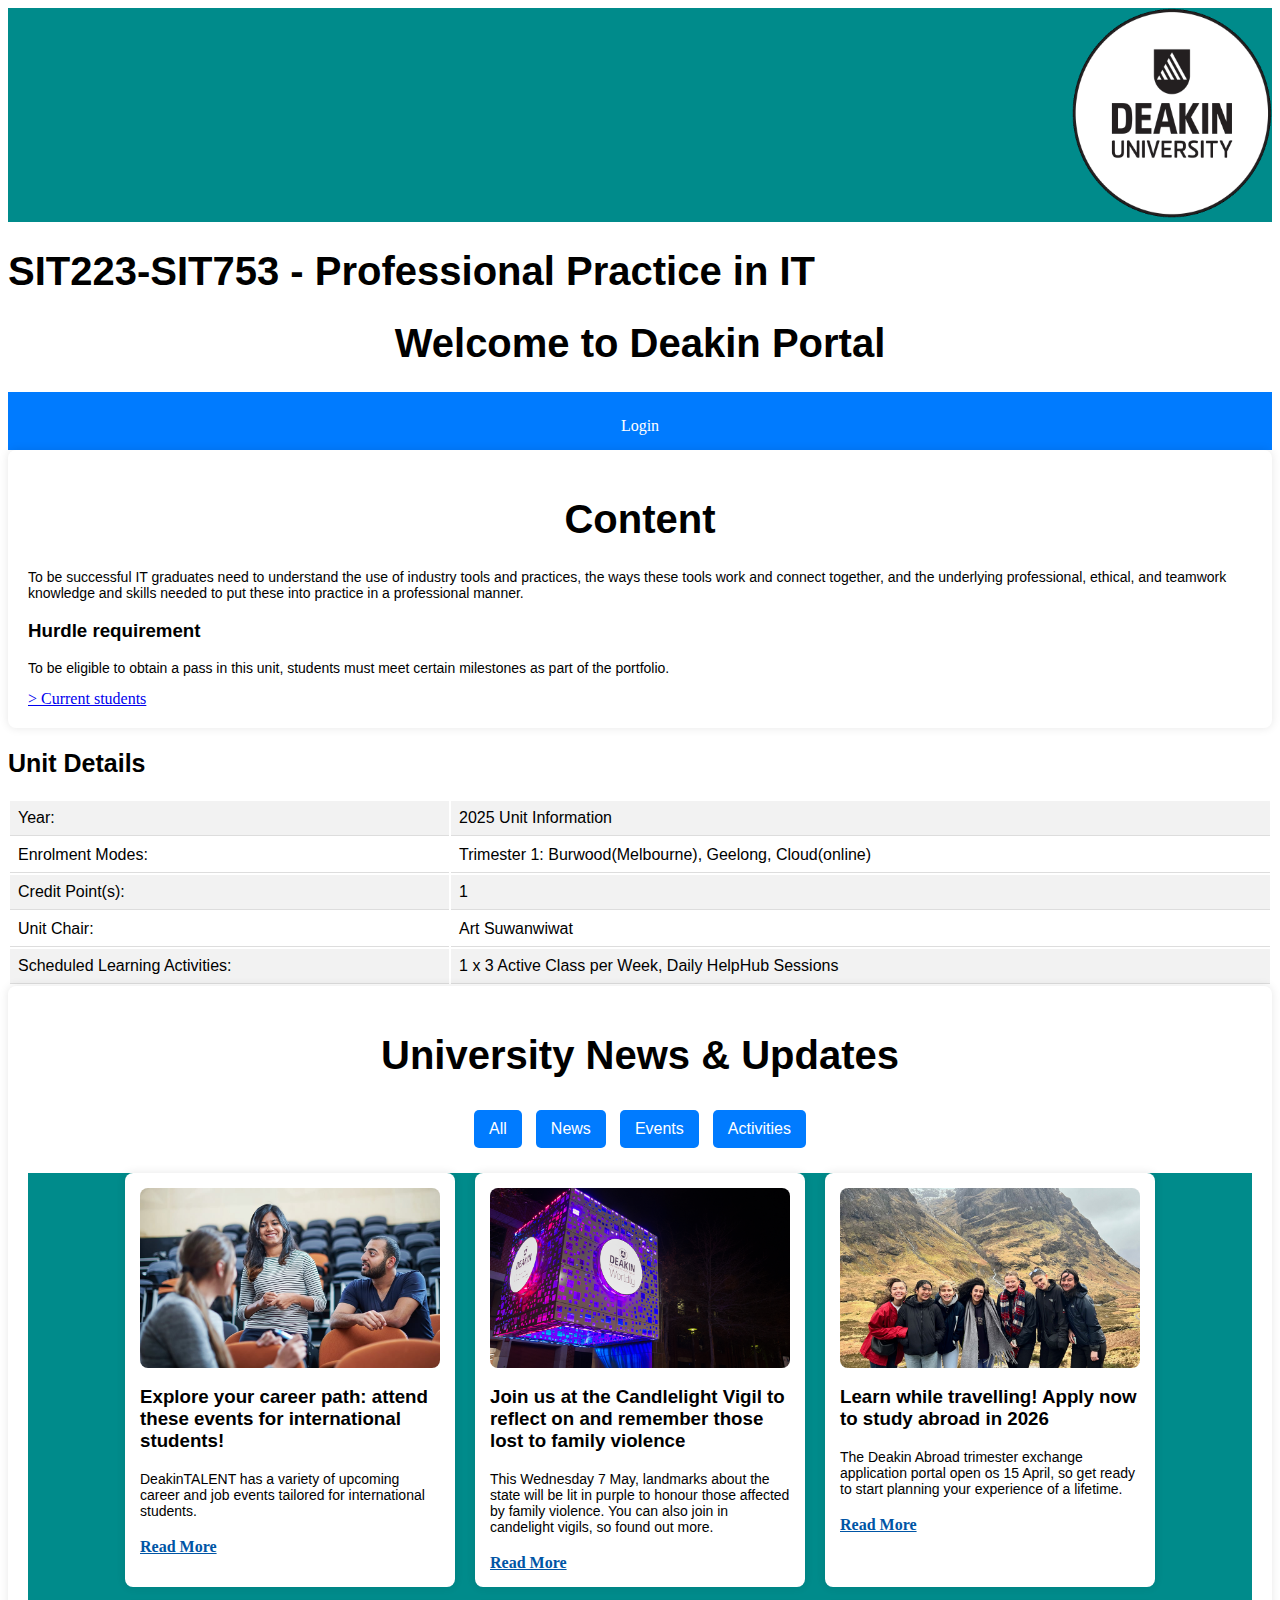
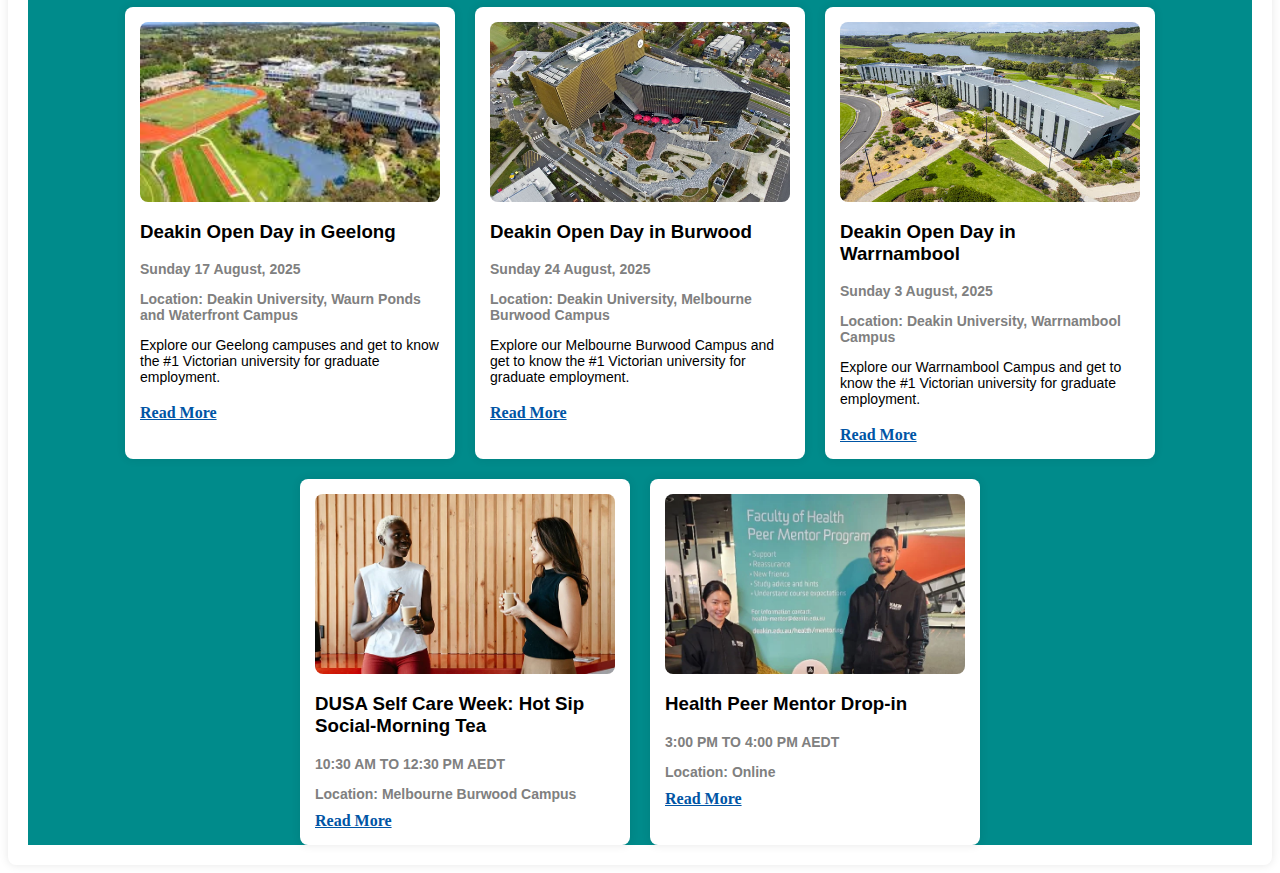
<file: index.html>
<!DOCTYPE html>
<html>
<head>
<title> Home </title>
<link rel="stylesheet" type="text/css" media="screen" href="main.css"/>
</head>
<body>
<!-- UI Designer header -->
<div class="deakin-header">
    <img src="images/logo.png" alt="Deakin" width="200" height="210">
</div>

<h1>SIT223-SIT753 - Professional Practice in IT</h1>

<h1> <center>Welcome to Deakin Portal</center></h1>
<!-- Navigation Bar -->
<header class="navbar">
    <nav>
        <ul>
            <li><a href="login.html">Login</a></li>
        </ul>
    </nav>
</header>

<!-- Unit Section -->
<section id="unit">
    <h1> <center>Content</center></h1>
    <p>
    To be successful IT graduates need to understand the use of industry tools and practices,  
    the ways these tools work and connect together, and the underlying professional, ethical,  
    and teamwork knowledge and skills needed to put these into practice in a professional manner.
    </p>
    <h3>Hurdle requirement</h3>
    <p>
        To be eligible to obtain a pass in this unit, students must meet certain milestones as part of the portfolio.
    </p>
    <a href="https://www.deakin.edu.au/students/enrolment-and-fees/fees" target="_blank"> > Current students</a>
</section>

<!-- Unit Details -->
<h2>Unit Details</h2>
<table style="width:100%">
    <tr>
        <td>Year:</td>
        <td>2025 Unit Information</td>
    </tr>
    <tr>
        <td>Enrolment Modes:</td>
        <td>Trimester 1: Burwood(Melbourne), Geelong, Cloud(online)</td>
    </tr>
    <tr>
        <td>Credit Point(s):</td>
        <td>1</td>
    </tr>
    <tr>
        <td>Unit Chair:</td>
        <td>Art Suwanwiwat</td>
    </tr>
    <tr>
        <td>Scheduled Learning Activities:</td>
        <td>1 x 3 Active Class per Week, Daily HelpHub Sessions</td>
    </trtr>
</table>

<!-- News Section -->
<section id="news">
    <h1> <center> University News & Updates </center></h1>
    <nav class="news-filter">
        <button onclick="filterNews('all')">All</button>
        <button onclick="filterNews('news')">News</button>
        <button onclick="filterNews('events')">Events</button>
        <button onclick="filterNews('activities')">Activities</button>
    </nav>

    <div class="news-container">
        <article class="news-item news">
            <img src="images/news1.jpg" alt="Upcoming News">
            <h3>Explore your career path: attend these events for international students!</h3>
            <p>DeakinTALENT has a variety of upcoming career and job events tailored for international students.</p>
            <a href="https://blogs.deakin.edu.au/deakinlife/2025/04/24/explore-your-career-path-attend-these-events-for-international-students/" target="_blank">Read More</a>
        </article>

        <article class="news-item news">
            <img src="images/news2.png" alt="Upcoming News">
            <h3>Join us at the Candlelight Vigil to reflect on and remember those lost to family violence</h3>
            <p>This Wednesday 7 May, landmarks about the state will be lit in purple to honour those affected by family violence. You can also join in candelight vigils, so found out more.</p>
            <a href="https://blogs.deakin.edu.au/deakinlife/2025/04/23/join-us-at-the-candlelight-vigil-to-reflect-on-and-remember-those-lost-to-family-violence/" target="_blank">Read More</a>
        </article>

        <article class="news-item news">
            <img src="images/news3.png" alt="Upcoming News">
            <h3>Learn while travelling! Apply now to study abroad in 2026</h3>
            <p>The Deakin Abroad trimester exchange application portal open os 15 April, so get ready to start planning your experience of a lifetime.</p>
            <a href="https://blogs.deakin.edu.au/deakinlife/2025/04/15/learn-while-travelling-apply-now-to-study-abroad-in-2026/" target="_blank">Read More</a>
        </article>

        <article class="news-item activities">
            <img src="images/openday1.jpg" alt="Upcoming Activities">
            <h3>Deakin Open Day in Geelong</h3>
            <p class="date">Sunday 17 August, 2025</p>
            <p class="location"><strong>Location:</strong> Deakin University, Waurn Ponds and Waterfront Campus</p>
            <p>Explore our Geelong campuses and get to know the #1 Victorian university for graduate employment.</p>
            <a href="https://www.deakin.edu.au/student-life-and-services/events/open-day-in-geelong" target="_blank">Read More</a>
        </article>

        <article class="news-item activities">
            <img src="images/openday2.jpg" alt="Upcoming Activities">
            <h3>Deakin Open Day in Burwood</h3>
            <p class="date">Sunday 24 August, 2025</p>
            <p class="location"><strong>Location:</strong> Deakin University, Melbourne Burwood Campus</p>
            <p>Explore our Melbourne Burwood Campus and get to know the #1 Victorian university for graduate employment.</p>
            <a href="https://www.deakin.edu.au/student-life-and-services/events/open-day-in-burwood" target="_blank">Read More</a>
        </article>

        <article class="news-item activities">
            <img src="images/openday3.jpg" alt="Upcoming Activities">
            <h3>Deakin Open Day in Warrnambool</h3>
            <p class="date">Sunday 3 August, 2025</p>
            <p class="location"><strong>Location:</strong> Deakin University, Warrnambool Campus</p>
            <p>Explore our Warrnambool Campus and get to know the #1 Victorian university for graduate employment.</p>
            <a href="https://www.deakin.edu.au/student-life-and-services/events/open-day-in-warrnambool" target="_blank">Read More</a>
        </article>

        <article class="news-item events">
            <img src="images/events1.webp" alt="Upcoming Events">
            <h3>DUSA Self Care Week: Hot Sip Social-Morning Tea</h3>
            <p class="date">10:30 AM TO 12:30 PM AEDT</p>
            <p class="location"><strong>Location:</strong> Melbourne Burwood Campus</p>
            <a href="https://www.dusa.org.au/events/selfcare2025/hotsip" target="_blank">Read More</a>
        </article>

        <article class="news-item events">
            <img src="images/events2.webp" alt="Upcoming Events">
            <h3>Health Peer Mentor Drop-in</h3>
            <p class="date">3:00 PM TO 4:00 PM AEDT</p>
            <p class="location"><strong>Location:</strong> Online</p>
            <a href="https://www.dusa.org.au/events/selfcare2025/hotsip" target="_blank">Read More</a>
        </article>
    </div>
</section>

<script>
    function filterNews(category) {
        let newsItems = document.querySelectorAll('.news-item');
        newsItems.forEach(item => {
            item.style.display = (category === 'all' || item.classList.contains(category)) ? 'block' : 'none';
        });
    }
</script>

</body>
</html>
</file>
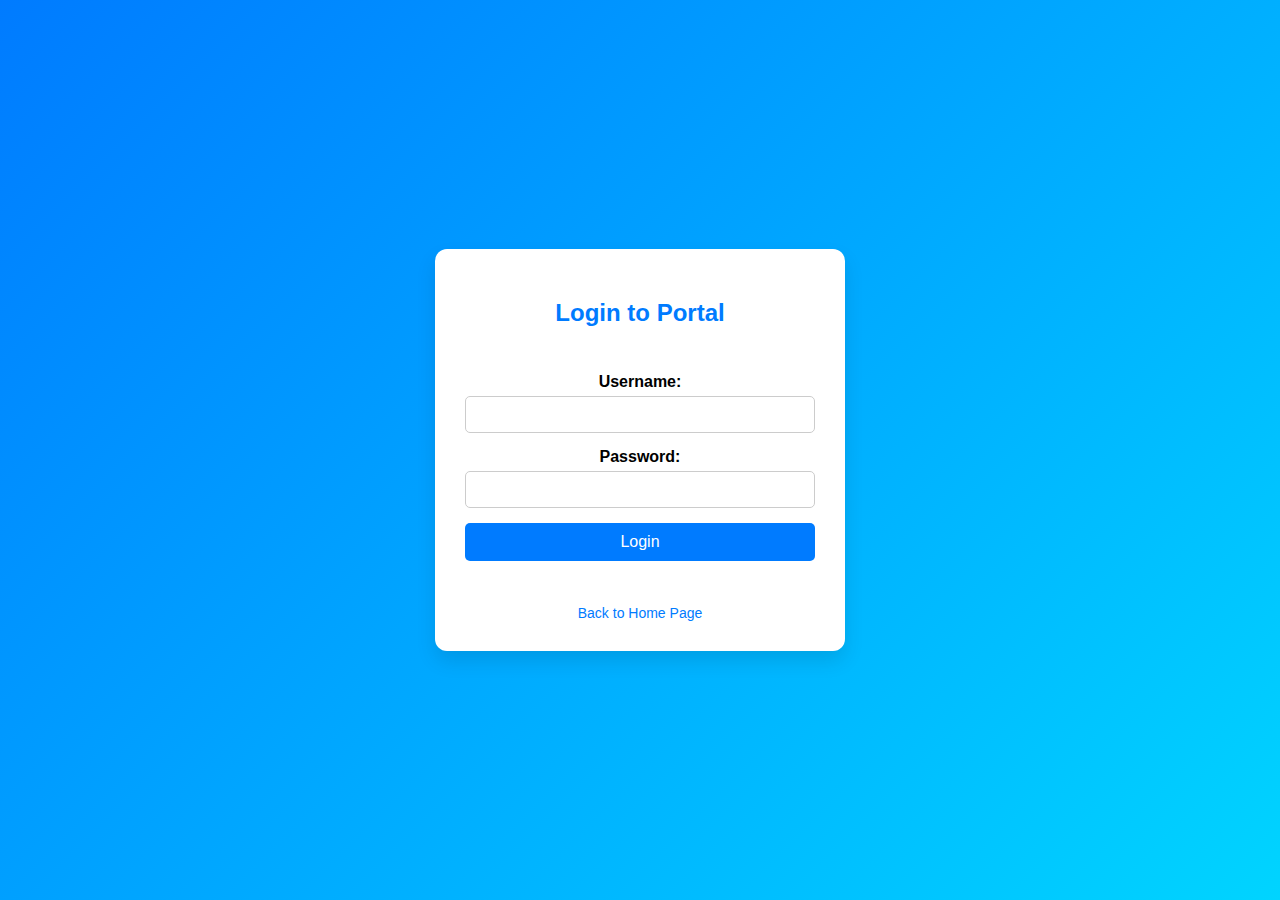
<file: login.html>
<!DOCTYPE html>
<html lang="en">
<head>
    <meta charset="UTF-8">
    <meta name="viewport" content="width=device-width, initial-scale=1.0">
    <title>Login Page</title>
    <link rel="stylesheet" type="text/css" href="login.css">
</head>
<body>

    <!-- Login Form -->
    <section class="login-container">
        <h2>Login to Portal</h2><br><br>
        <form id="loginForm">
            <label for="username">Username:</label>
            <input type="text" id="username" name="username" required>

            <label for="password">Password:</label>
            <input type="password" id="password" name="password" required>

            <button type="button" onclick="handleLogin()">Login</button>
            <p id="errorMessage" class="error"></p>
        </form>

        <!-- Link to navigate back to the home page -->
        <a href="index.html" class="home-link">Back to Home Page</a>
    </section>

    <script>
        function handleLogin() {
            // Mock data for role-based login
            const users = {
                student: { username: "student1", password: "12345", role: "student" },
                staff: { username: "staff1", password: "67890", role: "staff" }
            };

            const username = document.getElementById("username").value;
            const password = document.getElementById("password").value;

            let user = Object.values(users).find(
                u => u.username === username && u.password === password
            );

            if (user) {
                if (user.role === "student") {
                    window.location.href = "studentportal.html";
                } else if (user.role === "staff") {
                    window.location.href = "staffportal.html";
                }
            } else {
                document.getElementById("errorMessage").textContent =
                    "Invalid username or password. Please try again.";
            }
        }
    </script>

</body>
</html>
</file>
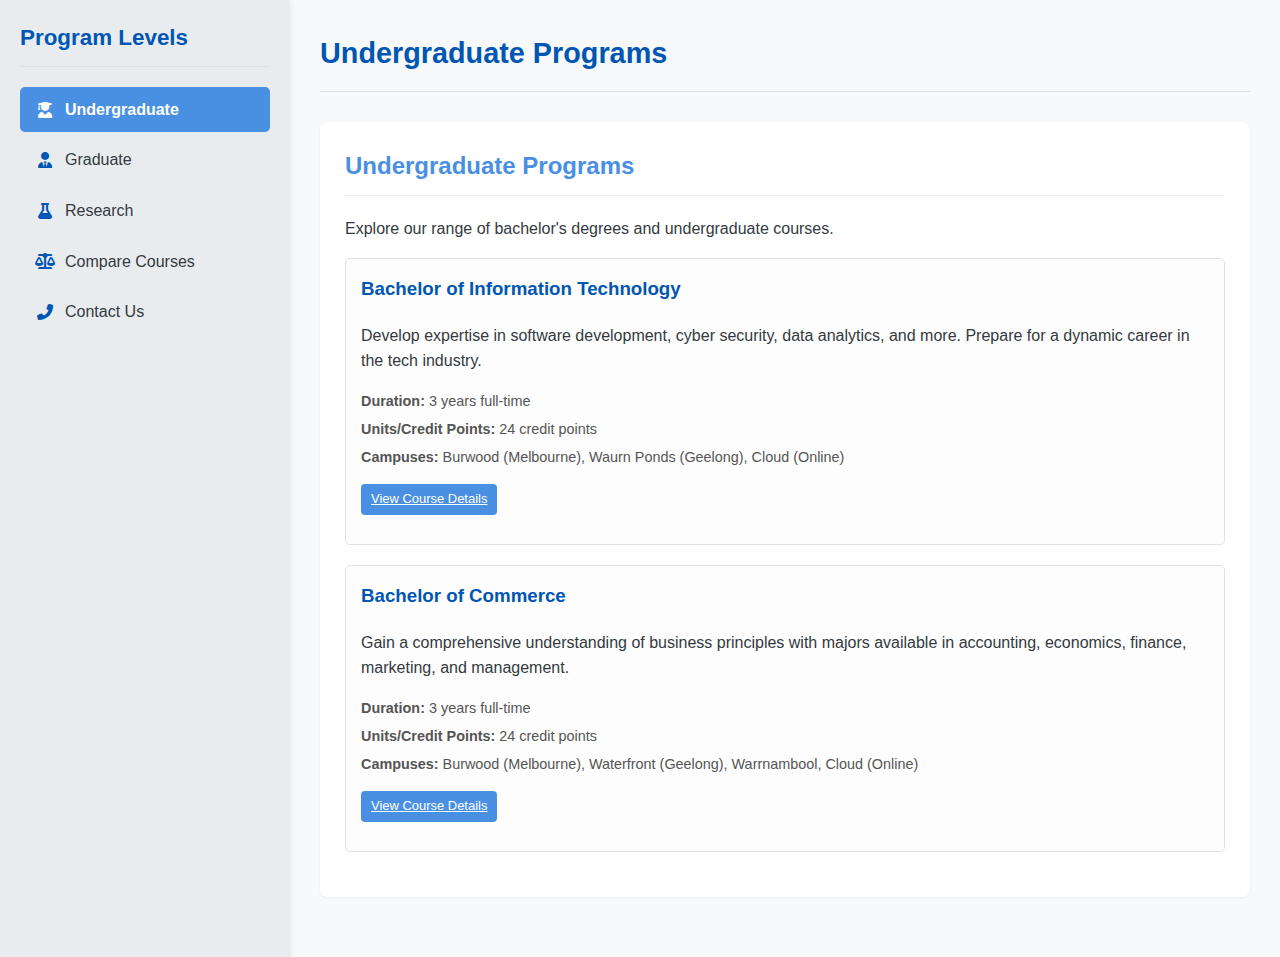
<file: programinformation.html>
<!DOCTYPE html>
<html lang="en">
<head>
    <meta charset="UTF-8">
    <meta name="viewport" content="width=device-width, initial-scale=1.0">
    <title>Deakin Programs Dashboard</title>
    <link rel="stylesheet" href="programinformation.css">
     <link rel="stylesheet" href="https://cdnjs.cloudflare.com/ajax/libs/font-awesome/6.0.0/css/all.min.css">
</head>
<body>

    <div class="dashboard-container">

        <aside class="dashboard-sidebar">
            <h2>Program Levels</h2>
            <nav>
                <ul>
                    <li><a href="#undergraduate" data-target="undergraduate"><i class="fas fa-user-graduate"></i> Undergraduate</a></li>
                    <li><a href="#graduate" data-target="graduate"><i class="fas fa-user-tie"></i> Graduate</a></li>
                    <li><a href="#research" data-target="research"><i class="fas fa-flask"></i> Research</a></li>
                    <li><a href="#compare" data-target="compare"><i class="fas fa-balance-scale"></i> Compare Courses</a></li>
                    <li><a href="#contact" data-target="contact"><i class="fas fa-phone-alt"></i> Contact Us</a></li>
                </ul>
            </nav>
        </aside>

        <main class="dashboard-content">
            <header>
                 <h1>Program Information</h1>
            </header>

            <!-- Undergraduate -->
            <section id="undergraduate" class="program-section">
                <h2>Undergraduate Programs</h2>
                <p>Explore our range of bachelor's degrees and undergraduate courses.</p>
                <article class="course-listing">
                    <h3>Bachelor of Information Technology</h3>
                    <p>Develop expertise in software development, cyber security, data analytics, and more. Prepare for a dynamic career in the tech industry.</p>
                    <ul>
                        <li><strong>Duration:</strong> 3 years full-time</li>
                        <li><strong>Units/Credit Points:</strong> 24 credit points</li>
                        <li><strong>Campuses:</strong> Burwood (Melbourne), Waurn Ponds (Geelong), Cloud (Online)</li>
                        <li><a href="#">View Course Details</a></li>
                    </ul>
                </article>
                <article class="course-listing">
                    <h3>Bachelor of Commerce</h3>
                    <p>Gain a comprehensive understanding of business principles with majors available in accounting, economics, finance, marketing, and management.</p>
                    <ul>
                        <li><strong>Duration:</strong> 3 years full-time</li>
                        <li><strong>Units/Credit Points:</strong> 24 credit points</li>
                        <li><strong>Campuses:</strong> Burwood (Melbourne), Waterfront (Geelong), Warrnambool, Cloud (Online)</li>
                        <li><a href="#">View Course Details</a></li>
                    </ul>
                </article>
            </section>

            <!-- Graduate -->
            <section id="graduate" class="program-section">
                <h2>Graduate Programs</h2>
                <p>Advance your career with our postgraduate coursework degrees, including graduate certificates, diplomas, and master's programs.</p>
                <article class="course-listing">
                    <h3 data-course-id="cyber">Master of Cyber Security</h3>
                    <p>Develop advanced skills to protect data and systems in a rapidly evolving digital landscape.</p>
                    <ul>
                        <li><strong>Duration:</strong> 1-2 years full-time (depending on entry)</li>
                        <li><strong>Units/Credit Points:</strong> 8-16 credit points</li>
                        <li><strong>Campuses:</strong> Burwood (Melbourne), Cloud (Online)</li>
                        <li><a href="#">View Course Details</a></li>
                    </ul>
                </article>
                 <article class="course-listing">
                    <h3 data-course-id="mba">Master of Business Administration (MBA)</h3>
                    <p>Enhance your leadership and strategic management capabilities for senior roles.</p>
                    <ul>
                        <li><strong>Duration:</strong> 1.5 years full-time</li>
                        <li><strong>Units/Credit Points:</strong> 12 credit points</li>
                        <li><strong>Campuses:</strong> Cloud (Online), Burwood (Melbourne) - Intensive</li>
                        <li><a href="#">View Course Details</a></li>
                    </ul>
                </article>
                 <article class="course-listing">
                    <h3 data-course-id="datasci">Master of Data Science</h3>
                     <p>Learn to extract insights and knowledge from data using cutting-edge techniques.</p>
                     <ul>
                         <li><strong>Duration:</strong> 2 years full-time</li>
                         <li><strong>Units/Credit Points:</strong> 16 credit points</li>
                         <li><strong>Campuses:</strong> Burwood (Melbourne), Cloud (Online)</li>
                         <li><a href="#">View Course Details</a></li>
                     </ul>
                 </article>
            </section>

            <!-- Research -->
            <section id="research" class="program-section">
                <h2>Research Programs</h2>
                <p>Undertake in-depth research and contribute to knowledge in your field with our Higher Degrees by Research (HDR).</p>
                 <article class="course-listing">
                    <h3 data-course-id="phd">Doctor of Philosophy (PhD)</h3>
                    <p>Conduct significant original research culminating in a thesis, under the guidance of expert supervisors.</p>
                    <ul>
                        <li><strong>Duration:</strong> 3-4 years full-time</li>
                        <li><strong>Available across various faculties and institutes.</strong></li>
                        <li><a href="#">Find a Supervisor</a></li>
                        <li><a href="#">How to Apply for HDR</a></li>
                    </ul>
                </article>
            </section>

            <!-- Compare -->
            <section id="compare" class="program-section">
                <h2>Compare Courses</h2>
                <p>Select two courses to compare their details side-by-side.</p>
                 <div class="comparison-tool">
                    <div class="course-selector">
                        <label for="course1">Select Course 1:</label>
                        <select name="course1" id="course1">
                            <option value="">-- Select --</option>
                            <option value="cyber">Master of Cyber Security</option>
                            <option value="datasci">Master of Data Science</option>
                            <option value="mba">Master of Business Administration (MBA)</option>
                            <option value="bit">Bachelor of Information Technology</option>
                            <option value="bcom">Bachelor of Commerce</option>
                        </select>
                    </div>
                     <div class="course-selector">
                        <label for="course2">Select Course 2:</label>
                        <select name="course2" id="course2">
                             <option value="">-- Select --</option>
                            <option value="cyber">Master of Cyber Security</option>
                            <option value="datasci">Master of Data Science</option>
                            <option value="mba">Master of Business Administration (MBA)</option>
                            <option value="bit">Bachelor of Information Technology</option>
                            <option value="bcom">Bachelor of Commerce</option>
                        </select>
                    </div>
                    <button id="compare-btn">Compare</button>
                    <div id="comparison-results">
                        <p><i>Comparison results will appear here.</i></p>
                    </div>
                 </div>
            </section>

            <!-- Contact -->
            <section id="contact" class="program-section">
                <h2>Contact Us</h2>
                <p>Have questions about our programs or need help applying? Get in touch with our Future Students team.</p>

                <div class="contact-details">
                    <h3>General Enquiries</h3>
                    <p><strong>Phone:</strong> <a href="tel:+61392446333">1800 MY DEAKIN (1800 693 325)</a> (within Australia)</p>
                     <p><strong>Phone (International):</strong> <a href="tel:+61392446333">+61 3 9244 6333</a></p>
                    <p><strong>Online Enquiry Form:</strong> <a href="#">Submit an Enquiry</a></p>
                    <p><strong>Live Chat:</strong> Available during business hours</p>
                </div>

                 <div class="contact-details">
                    <h3>Visit Us</h3>
                    <p>Find information about campus tours and upcoming events.</p>
                    <p><a href="#">Book a Campus Tour</a></p>
                     <p><a href="#">Open Day Information</a></p>
                </div>

            </section>

        </main> </div> <script>
        document.addEventListener('DOMContentLoaded', function() {
            const sidebarLinks = document.querySelectorAll('.dashboard-sidebar nav a');
            const contentSections = document.querySelectorAll('.program-section');
            const mainContentHeader = document.querySelector('.dashboard-content header h1');

            // --- Course Data (Simple Example) ---
            const courseData = {
                "cyber": { name: "Master of Cyber Security", duration: "1-2 years", credits: "8-16", campuses: "Burwood, Cloud" },
                "datasci": { name: "Master of Data Science", duration: "2 years", credits: "16", campuses: "Burwood, Cloud" },
                "mba": { name: "Master of Business Administration (MBA)", duration: "1.5 years", credits: "12", campuses: "Cloud, Burwood" },
                "bit": { name: "Bachelor of Information Technology", duration: "3 years", credits: "24", campuses: "Burwood, Waurn Ponds, Cloud" },
                "bcom": { name: "Bachelor of Commerce", duration: "3 years", credits: "24", campuses: "Burwood, Waterfront, Warrnambool, Cloud" }
            };
            // --- End Course Data ---


            // Function to show a specific section
            function showSection(targetId) {
                contentSections.forEach(section => { section.style.display = 'none'; });
                sidebarLinks.forEach(link => { link.classList.remove('active-link'); });

                const targetSection = document.getElementById(targetId);
                if (targetSection) {
                    targetSection.style.display = 'block';
                    const sectionTitle = targetSection.querySelector('h2');
                    mainContentHeader.textContent = sectionTitle ? sectionTitle.textContent : 'Program Information';

                    const activeLink = document.querySelector(`.dashboard-sidebar nav a[data-target="${targetId}"]`);
                    if (activeLink) { activeLink.classList.add('active-link'); }
                } else {
                     mainContentHeader.textContent = 'Program Information';
                }
            }

            // Add click listeners to sidebar links
            sidebarLinks.forEach(link => {
                link.addEventListener('click', function(event) {
                    event.preventDefault();
                    const targetId = this.getAttribute('data-target');
                    showSection(targetId);
                });
            });

            // --- Comparison Tool Logic ---
            const compareButton = document.getElementById('compare-btn');
            const course1Select = document.getElementById('course1');
            const course2Select = document.getElementById('course2');
            const resultsDiv = document.getElementById('comparison-results');

            if (compareButton) {
                compareButton.addEventListener('click', function() {
                    const course1Id = course1Select.value;
                    const course2Id = course2Select.value;
                    resultsDiv.innerHTML = '';

                    if (!course1Id || !course2Id) {
                        resultsDiv.innerHTML = '<p style="color: red;">Please select two courses to compare.</p>';
                        return;
                    }
                    if (course1Id === course2Id) {
                         resultsDiv.innerHTML = '<p style="color: orange;">Please select two different courses.</p>';
                        return;
                    }

                    const course1 = courseData[course1Id];
                    const course2 = courseData[course2Id];

                    if (course1 && course2) {
                        // Basic comparison table
                        resultsDiv.innerHTML = `
                            <h3>Comparison</h3>
                            <table class="comparison-table">
                                <thead>
                                    <tr>
                                        <th>Feature</th>
                                        <th>${course1.name}</th>
                                        <th>${course2.name}</th>
                                    </tr>
                                </thead>
                                <tbody>
                                    <tr>
                                        <td>Duration</td>
                                        <td>${course1.duration}</td>
                                        <td>${course2.duration}</td>
                                    </tr>
                                    <tr>
                                        <td>Credits</td>
                                        <td>${course1.credits}</td>
                                        <td>${course2.credits}</td>
                                    </tr>
                                     <tr>
                                        <td>Campuses</td>
                                        <td>${course1.campuses}</td>
                                        <td>${course2.campuses}</td>
                                    </tr>
                                    </tbody>
                            </table>
                        `;
                    } else {
                        resultsDiv.innerHTML = '<p style="color: red;">Could not retrieve data for selected courses.</p>';
                    }
                });
            }
            // --- End Comparison Tool Logic ---


            // --- Initial State ---
            if (sidebarLinks.length > 0) {
                const initialTargetId = sidebarLinks[0].getAttribute('data-target');
                showSection(initialTargetId);
            } else {
                 contentSections.forEach(section => { section.style.display = 'none'; });
                 mainContentHeader.textContent = 'Program Information';
            }

        });
    </script>

</body>
</html>
</file>
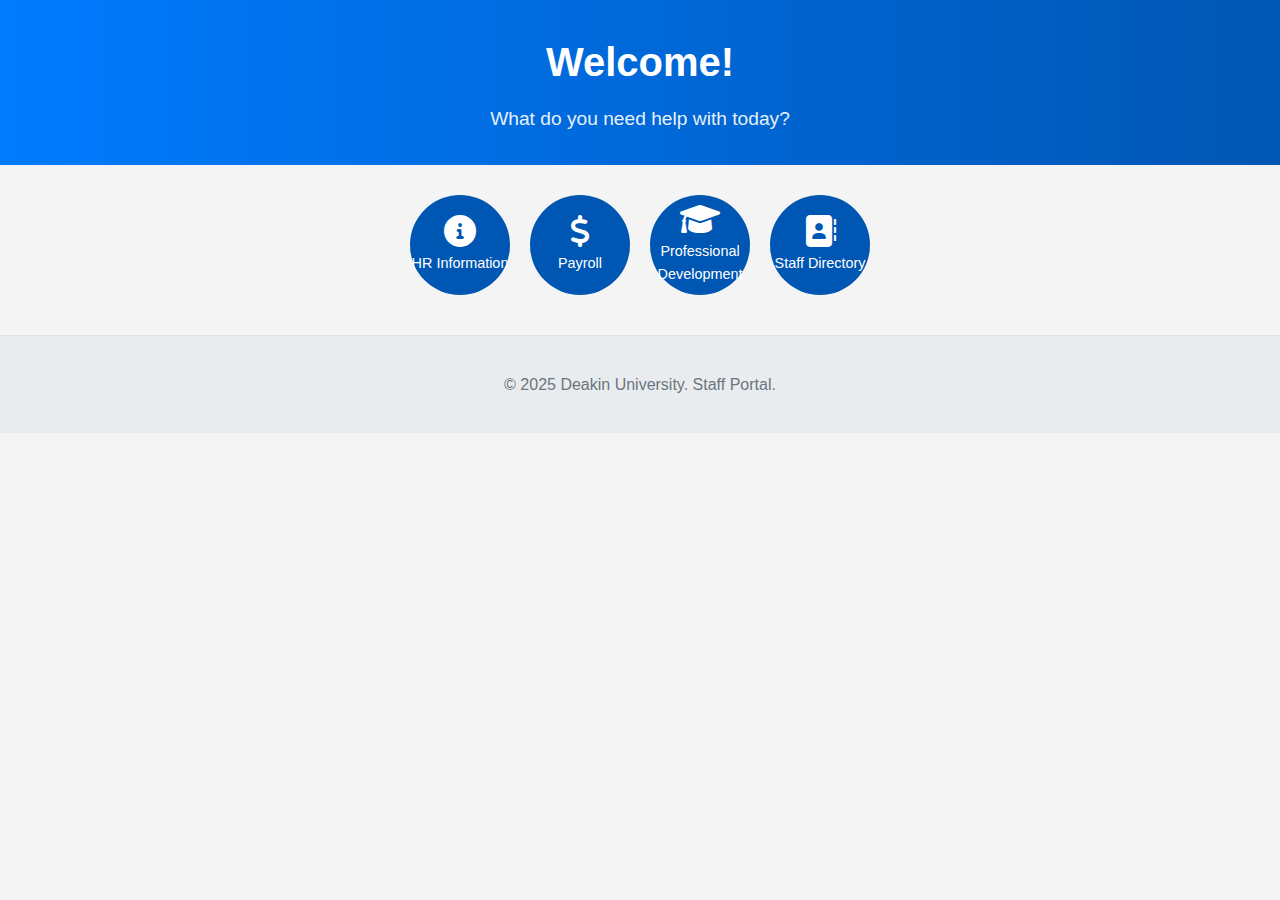
<file: staffportal.html>
<!DOCTYPE html>
<html lang="en">
<head>
    <meta charset="UTF-8">
    <meta name="viewport" content="width=device-width, initial-scale=1.0">
    <title>Deakin Staff Portal</title>
    <link rel="stylesheet" href="staffportal.css">
    <link rel="stylesheet" href="https://cdnjs.cloudflare.com/ajax/libs/font-awesome/6.0.0/css/all.min.css">
</head>
<body>

    <header class="welcome-banner">
        <h1>Welcome!</h1>
        <p>What do you need help with today?</p>
    </header>

    <div class="icon-buttons-container">
         <a href="#hr-info" class="icon-button" data-target="hr-info">
            <i class="fas fa-info-circle"></i> <span>HR Information</span>
        </a>
        <a href="#payroll" class="icon-button" data-target="payroll">
            <i class="fas fa-dollar-sign"></i> <span>Payroll</span>
        </a>
        <a href="#prof-dev" class="icon-button" data-target="prof-dev">
            <i class="fas fa-graduation-cap"></i> <span>Professional Development</span>
        </a>
        <a href="#directory" class="icon-button" data-target="directory">
            <i class="fas fa-address-book"></i> <span>Staff Directory</span>
        </a>
    </div>

    <div class="portal-content-container">

        <!-- HR-Info -->
        <section id="hr-info" class="portal-content">
            <h2>HR Information</h2>
            <p>Find important HR documents, policies, and forms here.</p>
            <div class="hr-subsection">
                <h3>Leave Policy</h3>
                <p>Details regarding annual leave, sick leave, parental leave, and other leave entitlements.</p>
                <ul>
                    <li><a href="#">View Annual Leave Policy</a></li>
                    <li><a href="#">Request Leave Form</a></li>
                </ul>
            </div>
            <div class="hr-subsection">
                <h3>Code of Conduct</h3>
                <p>Information on professional standards, ethics, and expected workplace behaviour.</p>
                <ul>
                    <li><a href="#">Read the Full Code of Conduct</a></li>
                </ul>
            </div>
            <div class="hr-subsection">
                <h3>HR Forms</h3>
                <p>Commonly used forms for various HR processes.</p>
                <ul>
                    <li><a href="#">Change of Details Form</a></li>
                    <li><a href="#">Performance Review Template</a></li>
                    <li><a href="#">Expense Claim Form</a></li>
                </ul>
            </div>
        </section>
        
        <!-- Payroll -->
        <section id="payroll" class="portal-content">
            <h2>Payroll</h2>
            <p>Access your payslips, payment summaries, and manage payroll details.</p>
            <div class="payroll-subsection">
                <h3>Payslips</h3>
                <p>View your recent and historical payslips.</p>
                <ul>
                    <li><a href="#">View Current Payslip</a></li>
                    <li><a href="#">Access Payslip Archive</a></li>
                </ul>
            </div>
            <div class="payroll-subsection">
                <h3>Payment Summaries / Tax Info</h3>
                <p>Access end-of-financial-year summaries for tax purposes.</p>
                <ul>
                    <li><a href="#">Download Latest Payment Summary</a></li>
                </ul>
            </div>
            <div class="payroll-subsection">
                <h3>Bank Details & Superannuation</h3>
                <p>View or update your bank account and superannuation fund details.</p>
                <ul>
                    <li><a href="#">Update Bank Details (Link to secure form/system)</a></li>
                    <li><a href="#">View Superannuation Information</a></li>
                </ul>
            </div>
        </section>

        <!-- Prof-Dev -->
        <section id="prof-dev" class="portal-content">
            <h2>Professional Development</h2>
            <p>Explore opportunities for training, skill advancement, and career growth.</p>
            <div class="prof-dev-subsection">
                <h3>Internal Workshops & Training</h3>
                <p>Register for workshops offered by Deakin faculties and central units.</p>
                <ul>
                    <li><a href="#">Browse Current Workshop Schedule</a></li>
                    <li><a href="#">Deakin Learning Futures Programs</a></li>
                    <li><a href="#">IT Training Sessions (e.g., Software, Systems)</a></li>
                    <li><a href="#">Research Development Programs</a></li>
                </ul>
            </div>
            <div class="prof-dev-subsection">
                <h3>Online Learning Resources</h3>
                <p>Access online platforms and resources for self-paced learning.</p>
                <ul>
                    <li><a href="#">LinkedIn Learning Access</a></li>
                    <li><a href="#">Deakin Online Compliance Training</a></li>
                    <li><a href="#">Library Resources for Staff</a></li>
                </ul>
            </div>
            <div class="prof-dev-subsection">
                <h3>Leadership & Management Development</h3>
                <p>Programs designed for current and aspiring leaders.</p>
                <ul>
                    <li><a href="#">Emerging Leaders Program Information</a></li>
                    <li><a href="#">Management Skills Workshops</a></li>
                </ul>
            </div>
             <div class="prof-dev-subsection">
                <h3>External Conferences & Funding</h3>
                <p>Information on attending external events and applying for development funding.</p>
                <ul>
                    <li><a href="#">Conference Attendance Policy</a></li>
                    <li><a href="#">Apply for Professional Development Funding</a></li>
                </ul>
            </div>
        </section>

        <!-- Directory -->
        <section id="directory" class="portal-content">
            <h2>Staff Directory</h2>
            <p>Find contact information for colleagues.</p>
            <a href="#">Search Directory</a>
        </section>
    </div> <footer>
        <p>&copy; 2025 Deakin University. Staff Portal.</p>
    </footer>

    <script>
        document.addEventListener('DOMContentLoaded', function() {

            const iconButtons = document.querySelectorAll('.icon-button');
            const contentSections = document.querySelectorAll('.portal-content')

            iconButtons.forEach(button => {
                button.addEventListener('click', (event) => {

                    event.preventDefault();

                    const targetId = button.getAttribute('data-target');
                    const targetSection = document.getElementById(targetId);

                    // --- Debugging Step: Log to console ---
                    console.log('Button clicked. Target ID:', targetId);
                    if (targetSection) {
                        console.log('Target section found:', targetSection);
                    } else {
                        console.error('Target section NOT found for ID:', targetId);
                        return; // Stop if target section doesn't exist
                    }
                    // --- End Debugging Step ---


                    const isAlreadyActive = targetSection.classList.contains('active-content');

                    contentSections.forEach(section => {
                        section.classList.remove('active-content');
                    });

                    if (!isAlreadyActive && targetSection) {
                         targetSection.classList.add('active-content');
                         
                         targetSection.scrollIntoView({ behavior: 'smooth', block: 'start' });
                    }


                });
            });

        }); 
    </script>

</body>
</html>
</file>
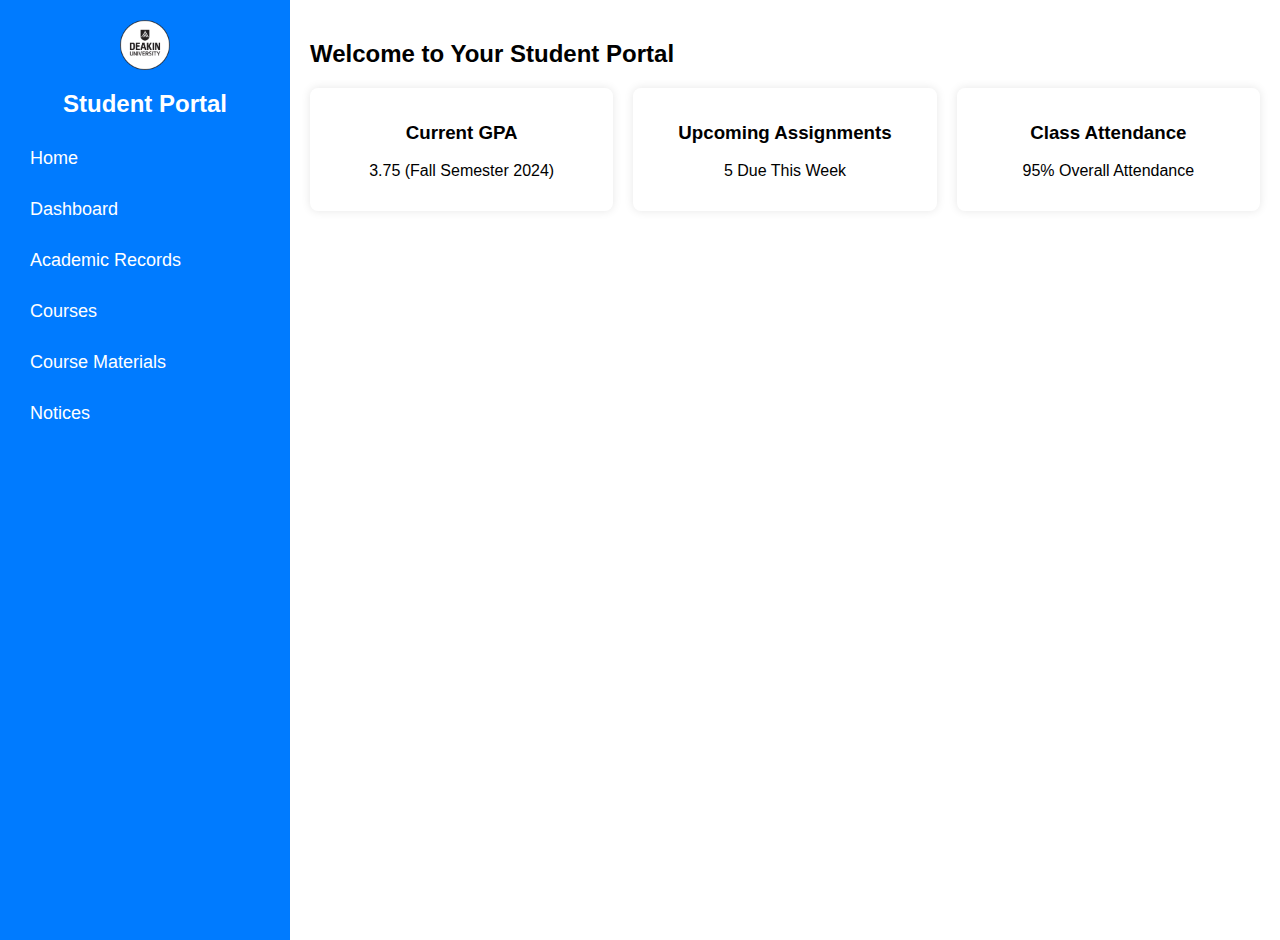
<file: studentportal.html>
<!DOCTYPE html>
<html lang="en">
<head>
    <meta charset="UTF-8">
    <meta name="viewport" content="width=device-width, initial-scale=1.0">
    <title>Student Portal</title>
    <link rel="stylesheet" type="text/css" href="studentportal.css">
</head>
<body>

    <!-- Sidebar Navigation -->
    <aside class="sidebar">
        <img src="images/logo.png" alt="Portal Logo" class="sidebar-logo">
        <h2>Student Portal</h2>
        <nav>
            <ul>
                <li><a href="index.html">Home</a></li>
                <li><a href="#" onclick="showSection('dashboard')">Dashboard</a></li>
                <li><a href="#" onclick="showSection('records')">Academic Records</a></li>
                <li><a href="#" onclick="showSection('courses')">Courses</a></li>
                <li><a href="#" onclick="showSection('materials')">Course Materials</a></li>
                <li><a href="#" onclick="showSection('notices')">Notices</a></li>
            </ul>
        </nav>
    </aside>

    <!-- Main Content -->
    <main class="content">
        <!-- Dashboard Metrics -->
        <section id="dashboard">
            <h2>Welcome to Your Student Portal</h2>
            <div class="dashboard-metrics">
                <div class="metric-card">
                    <h3>Current GPA</h3>
                    <p>3.75 (Fall Semester 2024)</p>
                </div>
                <div class="metric-card">
                    <h3>Upcoming Assignments</h3>
                    <p>5 Due This Week</p>
                </div>
                <div class="metric-card">
                    <h3>Class Attendance</h3>
                    <p>95% Overall Attendance</p>
                </div>
            </div>
        </section>

        <!-- Academic Records Section -->
        <section id="records" class="dashboard-section hidden">
            <h2>Academic Records</h2>
            <div class="card">
                <h3>SIT223: Software Engineering</h3>
                <p>Grade: A</p>
                <p>Credits Earned: 3</p>
            </div>
            <div class="card">
                <h3>SIT753: AI & Machine Learning</h3>
                <p>Grade: B+</p>
                <p>Credits Earned: 4</p>
            </div>
        </section>

        <!-- Courses Section -->
        <section id="courses" class="dashboard-section hidden">
            <h2>My Courses</h2>
            <div class="card">
                <h3>SIT223: Software Engineering</h3>
                <p>Schedule: Monday & Thursday, 10:00 AM - 12:00 PM</p>
                <p>Instructor: Dr. John Smith</p>
            </div>
            <div class="card">
                <h3>SIT753: AI & Machine Learning</h3>
                <p>Schedule: Wednesday & Friday, 2:00 PM - 4:00 PM</p>
                <p>Instructor: Dr. Jane Doe</p>
            </div>
        </section>

        <!-- Course Materials Section -->
        <section id="materials" class="dashboard-section hidden">
            <h2>Course Materials</h2>
            <div class="card">
                <h3>SIT753 Lecture Notes</h3>
                <p>Downloadable Content:</p>
                <a href="files/SIT753_Lecture1.pdf" target="_blank">Download SIT753 Lecture 1</a>
            </div>
            <div class="card">
                <h3>SIT753 Lecture Notes</h3>
                <p>Downloadable Content:</p>
                <a href="files/SIT753_Lecture2.pdf" target="_blank">Download SIT753 Lecture 2</a>
            </div>
        </section>

        <!-- Notices Section -->
        <section id="notices" class="dashboard-section hidden">
            <h2>University Notices</h2>
            <div class="card">
                <h3>Exam Registration</h3>
                <p>Deadline: April 30, 2025</p>
            </div>
            <div class="card">
                <h3>Library Hours Extended</h3>
                <p>Library open until 10 PM this week.</p>
            </div>
        </section>
    </main>

    <script>
        function showSection(section) {
            // Hide all sections
            let sections = document.querySelectorAll(".dashboard-section");
            sections.forEach(sec => sec.style.display = "none");
    
            // Show the selected section
            let targetSection = document.getElementById(section);
            if (targetSection) {
                targetSection.style.display = "block"; // Make it visible
            }
        }
    </script>

</body>
</html>
</file>
<file: main.css>
div {
  background-color: darkcyan;
  text-align: right;
}
h1 {
  font-size: 40px;
  font-family: Arial
}
h2 {
  font-size: 25px;
  font-family: Arial
}
h3 {
  font-family: Arial
}
p {
  font-size: 14px;
  font-family: Arial
}

/* Unit Details */
th,td{
  padding: 8px;
  text-align: left;
  border-bottom: 1px solid #ddd;
  font-family: Arial
}

tr:nth-child(odd) {background-color: #f2f2f2;}

/* Navigation Bar */
.navbar {
  background-color: #007bff;
  color: white;
  padding: 15px;
  text-align: center;
}

.navbar h1 {
  margin: 0;
  font-size: 24px;
}

.navbar ul {
  list-style: none;
  padding: 0;
  margin: 10px 0 0;
  display: flex;
  justify-content: center;
  gap: 15px;
}

.navbar ul li {
  display: inline;
}

.navbar ul li a {
  color: white;
  text-decoration: none;
  font-size: 16px;
  padding: 10px;
  border-radius: 5px;
}

.navbar ul li a:hover {
  background-color: #0056b3;
}

/* Unit Section */
#unit {
  padding: 20px;
  background-color: #fff;
  border-radius: 8px;
  box-shadow: 0 0 10px rgba(0,0,0,0.1);
  max-width: 1300px;
  margin: auto;
  margin-bottom: 20px;
}

/* News Section */
#news {
  padding: 20px;
  background-color: #fff;
  border-radius: 8px;
  box-shadow: 0 0 10px rgba(0,0,0,0.1);
  max-width: 1300px;
  margin: auto;
}

.news-filter {
  text-align: center;
  margin-bottom: 20px;
}

.news-filter button {
  padding: 10px 15px;
  margin: 5px;
  border: none;
  cursor: pointer;
  background-color: #007bff;
  color: white;
  font-size: 16px;
  border-radius: 5px;
}

.news-filter button:hover {
  background-color: #0056b3;
}

.news-container {
  display: flex;
  flex-wrap: wrap;
  justify-content: center;
  gap: 20px;
}

.news-item .date, 
.news-item .location {
    font-size: 14px;
    color: gray;
    margin-bottom: 5px;
    font-weight: bold;
}

.news-item {
  background-color: white;
  padding: 15px;
  border-radius: 8px;
  box-shadow: 0 0 10px rgba(0,0,0,0.1);
  width: 300px;
  text-align: left;
}

.news-item a {
  display: inline-block;
  margin-top: 5px;
  margin-bottom: 0;
  font-weight: bold;
  color: #0055a5;
}

.news-item a:hover {
  text-decoration: underline;
}

.news-item img {
  width: 100%;  
  height: 180px; 
  object-fit: cover;
  border-radius: 8px; 
  margin-bottom: 10px;
  display: block;
}
</file>
<file: login.css>
/* General Styles */
body {
    font-family: Arial, sans-serif;
    margin: 0;
    padding: 0;
    background: linear-gradient(135deg, #007bff, #00d4ff); /* Blue gradient background */
    display: flex;
    justify-content: center;
    align-items: center;
    height: 100vh; /* Full viewport height */
}

/* Login Container */
.login-container {
    background-color: white; /* White box for the form */
    padding: 30px;
    border-radius: 12px;
    box-shadow: 0 10px 20px rgba(0,0,0,0.1);
    text-align: center;
    width: 350px;
}

.login-container h2 {
    margin-bottom: 10px;
    color: #007bff; /* Matches gradient */
    font-size: 24px;
}

.login-container form {
    display: flex;
    flex-direction: column;
    margin-bottom: 10px;
}

.login-container label {
    margin-bottom: 5px;
    font-weight: bold;
}

.login-container input {
    padding: 10px;
    margin-bottom: 15px;
    border: 1px solid #ccc;
    border-radius: 5px;
}

button {
    background-color: #007bff; /* Matches gradient */
    color: white;
    padding: 10px;
    border: none;
    border-radius: 5px;
    font-size: 16px;
    cursor: pointer;
    transition: background-color 0.3s ease;
}

button:hover {
    background-color: #0056b3;
}

/* Back to Home Link */
.home-link {
    display: block;
    margin-top: 20px;
    font-size: 14px;
    color: #007bff;
    text-decoration: none;
}

.home-link:hover {
    text-decoration: underline;
}

.error {
    color: red;
    font-size: 14px;
    margin-top: 10px;
}
</file>
<file: programinformation.css>
/* --- Global Styles & Variables --- */
:root {
    --primary-color: #0056b3;
    --secondary-color: #4a90e2;
    --background-color: #f8f9fa;
    --sidebar-bg: #e9ecef;
    --content-bg: #ffffff;
    --text-color: #343a40;
    --border-color: #dee2e6;
    --link-hover-bg: #d0dff0;
    --font-family: Arial, sans-serif;
}

body {
    margin: 0;
    font-family: var(--font-family);
    background-color: var(--background-color);
    color: var(--text-color);
    line-height: 1.6;
}

/* --- Dashboard Layout --- */
.dashboard-container {
    display: flex;
    min-height: 100vh;
}

.dashboard-sidebar {
    width: 250px;
    background-color: var(--sidebar-bg);
    padding: 20px;
    box-shadow: 2px 0 5px rgba(0, 0, 0, 0.05);
    flex-shrink: 0;
    overflow-y: auto;
}

.dashboard-content {
    flex-grow: 1;
    padding: 30px;
    overflow-y: auto;
}

/* --- Sidebar Styling --- */
.dashboard-sidebar h2 {
    color: var(--primary-color);
    margin-top: 0;
    margin-bottom: 20px;
    border-bottom: 1px solid var(--border-color);
    padding-bottom: 10px;
    font-size: 1.4em;
}

.dashboard-sidebar nav ul {
    list-style: none;
    padding: 0;
    margin: 0;
}

.dashboard-sidebar nav li {
    margin-bottom: 5px;
}

.dashboard-sidebar nav a {
    display: flex;
    align-items: center;
    padding: 10px 15px;
    color: var(--text-color);
    text-decoration: none;
    border-radius: 5px;
    transition: background-color 0.2s ease-in-out, color 0.2s ease-in-out;
}

.dashboard-sidebar nav a i {
    margin-right: 10px;
    width: 20px;
    text-align: center;
    color: var(--primary-color);
}

.dashboard-sidebar nav a:hover {
    background-color: var(--link-hover-bg);
    color: var(--primary-color);
    text-decoration: none;
}

/* Style for the active link in the sidebar */
.dashboard-sidebar nav a.active-link {
    background-color: var(--secondary-color);
    color: white;
    font-weight: bold;
}

.dashboard-sidebar nav a.active-link i {
    color: white;
}


/* --- Main Content Area Styling --- */
.dashboard-content header {
    border-bottom: 1px solid var(--border-color);
    margin-bottom: 30px;
    padding-bottom: 15px;
}

.dashboard-content header h1 {
    margin: 0;
    color: var(--primary-color);
    font-size: 1.8em;
}

.program-section {
    background-color: var(--content-bg);
    padding: 25px;
    border-radius: 8px;
    margin-bottom: 30px;
    box-shadow: 0 1px 3px rgba(0, 0, 0, 0.05);
    display: none;
}

.program-section h2 {
    margin-top: 0;
    color: var(--secondary-color);
    border-bottom: 1px solid #eee;
    padding-bottom: 10px;
    margin-bottom: 20px;
}

.course-listing {
    border: 1px solid var(--border-color);
    border-radius: 5px;
    padding: 15px;
    margin-bottom: 20px;
    background-color: #fdfdfd;
}

.course-listing h3 {
    margin-top: 0;
    color: var(--primary-color);
}

.course-listing ul {
    list-style: none;
    padding-left: 0;
    font-size: 0.9em;
    color: #555;
}

.course-listing li {
    margin-bottom: 5px;
}

.course-listing a {
    display: inline-block;
    margin-top: 10px;
    padding: 5px 10px;
    background-color: var(--secondary-color);
    color: white;
    border-radius: 4px;
    font-size: 0.9em;
}

.course-listing a:hover {
    background-color: var(--primary-color);
    text-decoration: none;
}

/* --- Comparison Tool Styling --- */
.comparison-tool {
    display: flex;
    flex-wrap: wrap;
    gap: 20px;
    align-items: flex-end;
    margin-bottom: 20px;
}

.course-selector {
    display: flex;
    flex-direction: column;
}

.course-selector label {
    margin-bottom: 5px;
    font-size: 0.9em;
    color: #555;
}

.course-selector select {
    padding: 8px 10px;
    border: 1px solid var(--border-color);
    border-radius: 4px;
    min-width: 200px;
}

.comparison-tool button {
    padding: 8px 15px;
    background-color: var(--primary-color);
    color: white;
    border: none;
    border-radius: 4px;
    cursor: pointer;
    transition: background-color 0.2s ease;
    height: 36px;
}

.comparison-tool button:hover {
    background-color: var(--secondary-color);
}

#comparison-results {
    width: 100%;
    margin-top: 20px;
}

/* --- Comparison Table Styling --- */
.comparison-table {
    width: 100%;
    border-collapse: collapse;
    margin-top: 15px;
}

.comparison-table th,
.comparison-table td {
    border: 1px solid var(--border-color);
    padding: 10px 12px;
    text-align: left;
    vertical-align: top;
}

.comparison-table thead th {
    background-color: var(--sidebar-bg);
    color: var(--primary-color);
    font-weight: bold;
}

.comparison-table tbody tr:nth-child(even) {
    background-color: #f8f8f8;
}

.comparison-table td:first-child {
    font-weight: bold;
    width: 150px;
    color: #555;
}

/* --- Contact Details Styling --- */
.contact-details {
    margin-bottom: 20px;
    padding-bottom: 15px;
    border-bottom: 1px solid #eee;
}
.contact-details:last-child {
    border-bottom: none;
    margin-bottom: 0;
}
.contact-details h3 {
    color: var(--secondary-color);
    margin-bottom: 10px;
}

/* --- Basic Responsiveness --- */
@media (max-width: 768px) {
    .dashboard-container {
        flex-direction: column;
    }

    .dashboard-sidebar {
        width: 100%;
        height: auto;
        box-shadow: 0 2px 5px rgba(0, 0, 0, 0.05);
        box-sizing: border-box;
    }

    .dashboard-content {
        padding: 20px;
    }

    .comparison-tool {
        flex-direction: column;
        align-items: stretch;
    }

    .course-selector select {
        width: 100%;
        box-sizing: border-box;
    }

     .comparison-tool button {
        width: 100%;
    }
}
</file>
<file: studentportal.css>
/* General Styles */
body {
    font-family: Arial, sans-serif;
    display: flex;
    margin: 0;
    background-color: #f4f4f4;
}

/* Sidebar Navigation */
.sidebar {
    width: 250px;
    background-color: #007bff;
    color: white;
    padding: 20px;
    height: 100vh;
}

.sidebar h2 {
    text-align: center;
}

.sidebar ul {
    list-style: none;
    padding: 0;
}

.sidebar ul li {
    margin: 10px 0;
}

.sidebar ul li a {
    color: white;
    text-decoration: none;
    font-size: 18px;
    display: block;
    padding: 10px;
    border-radius: 5px;
}

.sidebar ul li a:hover {
    background-color: #0056b3;
}

/* Sidebar Logo (if placed in the sidebar) */
.sidebar-logo {
    display: block;
    margin: 0 auto 15px auto;
    height: 50px; /* Reduce the height */
    width: auto; /* Maintain aspect ratio */
    border-radius: 8px; /* Optional: Rounded edges */
}


/* Main Content */
.content {
    flex-grow: 1;
    padding: 20px;
    background-color: white;
}

/* Dashboard Metrics */
.dashboard-metrics {
    display: flex;
    justify-content: space-around;
    gap: 20px;
    margin-bottom: 20px;
}

.metric-card {
    background-color: white;
    padding: 15px;
    border-radius: 8px;
    box-shadow: 0 0 10px rgba(0, 0, 0, 0.1);
    width: 30%;
    text-align: center;
}

/* Hidden Sections */
.dashboard-section {
    display: none;
}

.hidden {
    display: none;
}

/* Card Sections */
.card-section {
    padding: 20px;
}

.card {
    background-color: white;
    padding: 15px;
    border-radius: 8px;
    box-shadow: 0 0 10px rgba(0, 0, 0, 0.1);
    margin-bottom: 20px;
}

.card h3 {
    margin-bottom: 10px;
}

.card p {
    margin-bottom: 10px;
}

.card a {
    color: #007bff;
    text-decoration: none;
}

.card a:hover {
    text-decoration: underline;
}
</file>
<file: staffportal.css>
/* Basic Reset and Body Styles */
body {
    margin: 0;
    font-family: Arial, sans-serif;
    line-height: 1.6;
    color: #333;
    background-color: #f4f4f4;
}

a {
    color: #0056b3;
    text-decoration: none;
}

a:hover {
    text-decoration: underline;
}

h1, h2, h3 {
    margin-top: 1em;
    margin-bottom: 0.5em;
}

ul {
    padding-left: 20px;
}

/* Welcome Banner Styling */
.welcome-banner {
    background: linear-gradient(90deg, #007bff, #0056b3);
    color: white;
    padding: 30px 20px;
    text-align: center;
    margin-bottom: 30px;
}

.welcome-banner h1 {
    margin: 0 0 10px 0;
    font-size: 2.5em;
}

.welcome-banner p {
    margin: 0;
    font-size: 1.2em;
    opacity: 0.9;
}

/* Icon Button Container Styling */
.icon-buttons-container {
    display: flex;
    flex-wrap: wrap;
    justify-content: center;
    padding: 0 20px;
    margin-bottom: 30px;
    gap: 20px;
}

/* Icon Button Styling */
.icon-button {
    display: flex;
    flex-direction: column;
    align-items: center;
    justify-content: center;
    background-color: #0056b3;
    color: white;
    border-radius: 50%;
    width: 100px;
    height: 100px;
    text-align: center;
    text-decoration: none;
    transition: background-color 0.3s ease;
    cursor: pointer;
    flex-shrink: 0;
}

.icon-button i {
    font-size: 2em;
    margin-bottom: 5px;
}

.icon-button span {
    font-size: 0.9em;
    display: block;
}

.icon-button:hover {
    background-color: #004085;
    text-decoration: none;
}

/* Content Section Container */
.portal-content-container {
     padding: 0 20px;
}


/* Content Section Styling */
.portal-content {
    background-color: #fff;
    padding: 20px;
    border-radius: 8px;
    box-shadow: 0 2px 5px rgba(0,0,0,0.1);
    width: 100%;
    box-sizing: border-box;
    margin-bottom: 20px;
    display: none;
}

/* Class to show the active content section */
.portal-content.active-content {
    display: block;
}


.hr-subsection,
.payroll-subsection,
.prof-dev-subsection {
    margin-bottom: 20px;
    padding-bottom: 15px;
    border-bottom: 1px solid #eee;
}

.hr-subsection:last-child,
.payroll-subsection:last-child,
.prof-dev-subsection:last-child {
    border-bottom: none;
    margin-bottom: 0;
}

/* Footer Styling */
footer {
    text-align: center;
    margin-top: 40px;
    padding: 20px;
    background-color: #e9ecef;
    color: #6c757d;
    border-top: 1px solid #dee2e6;
}
</file>
